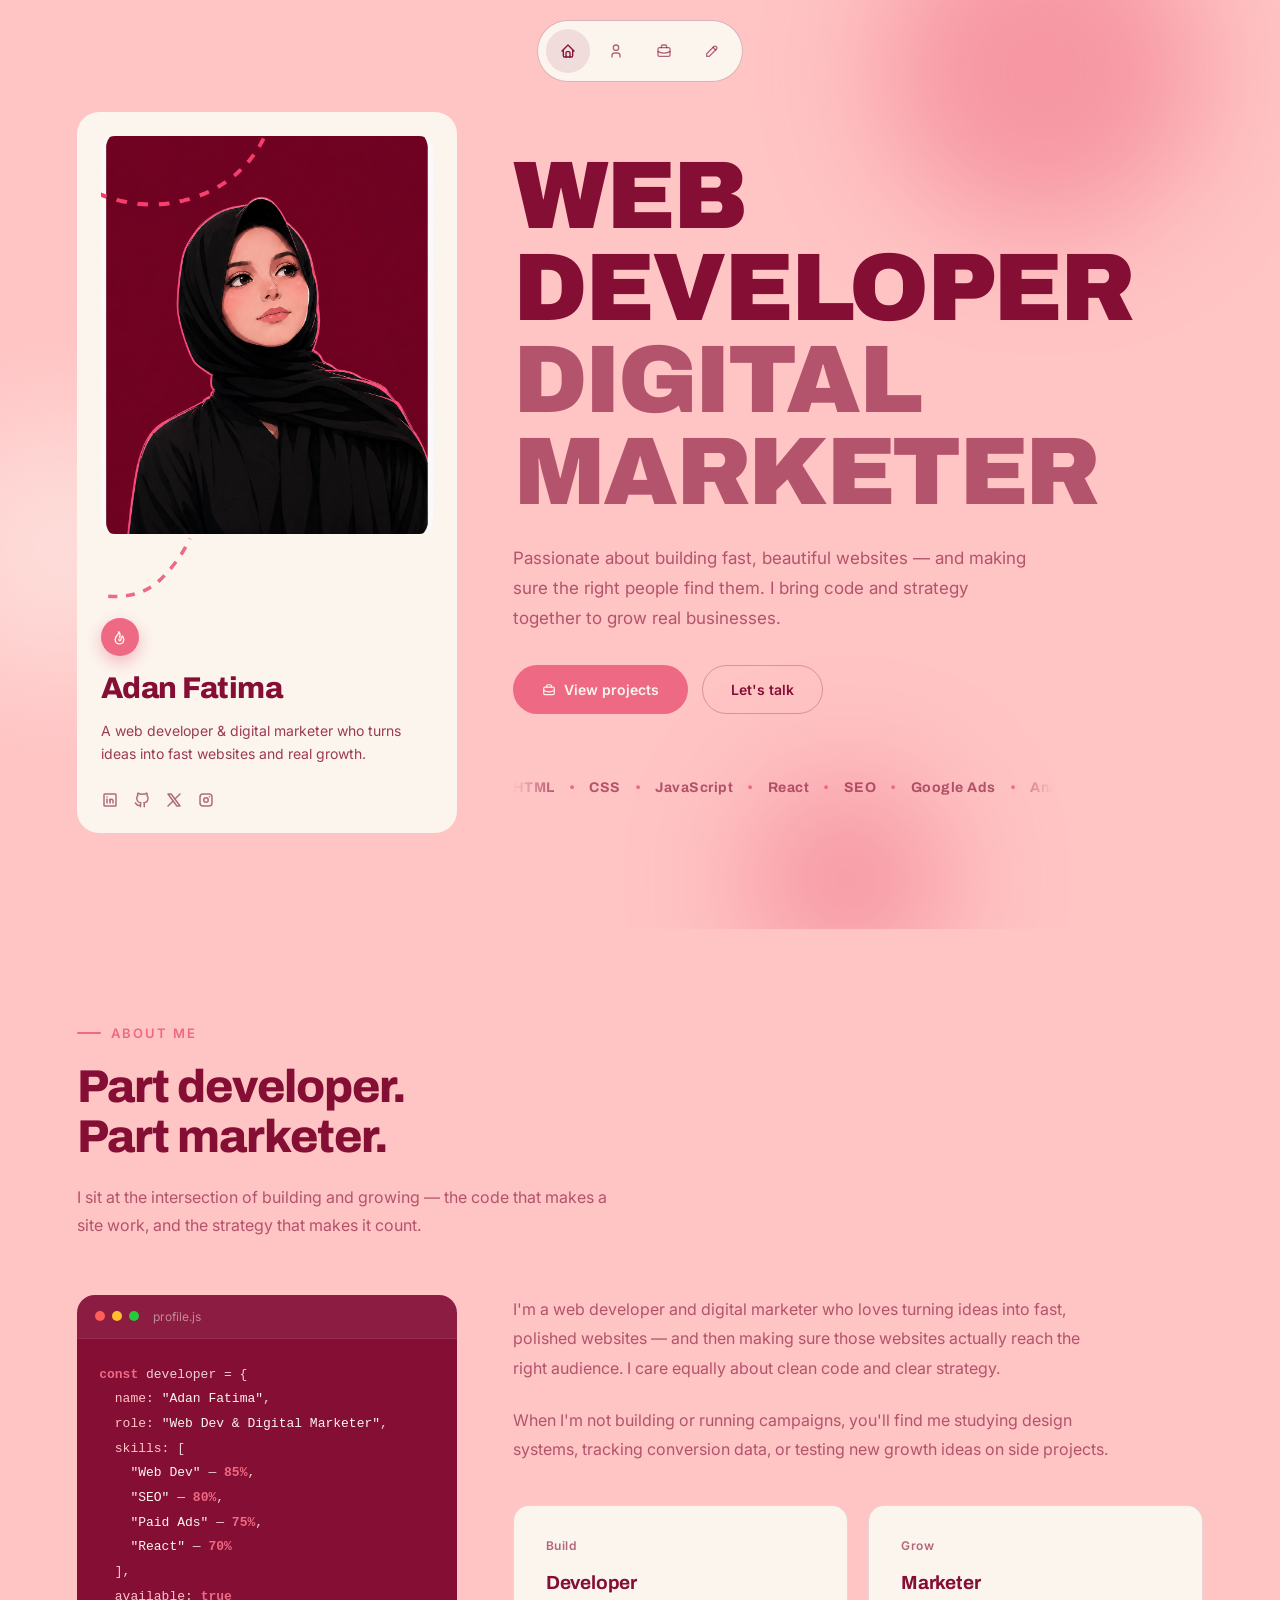
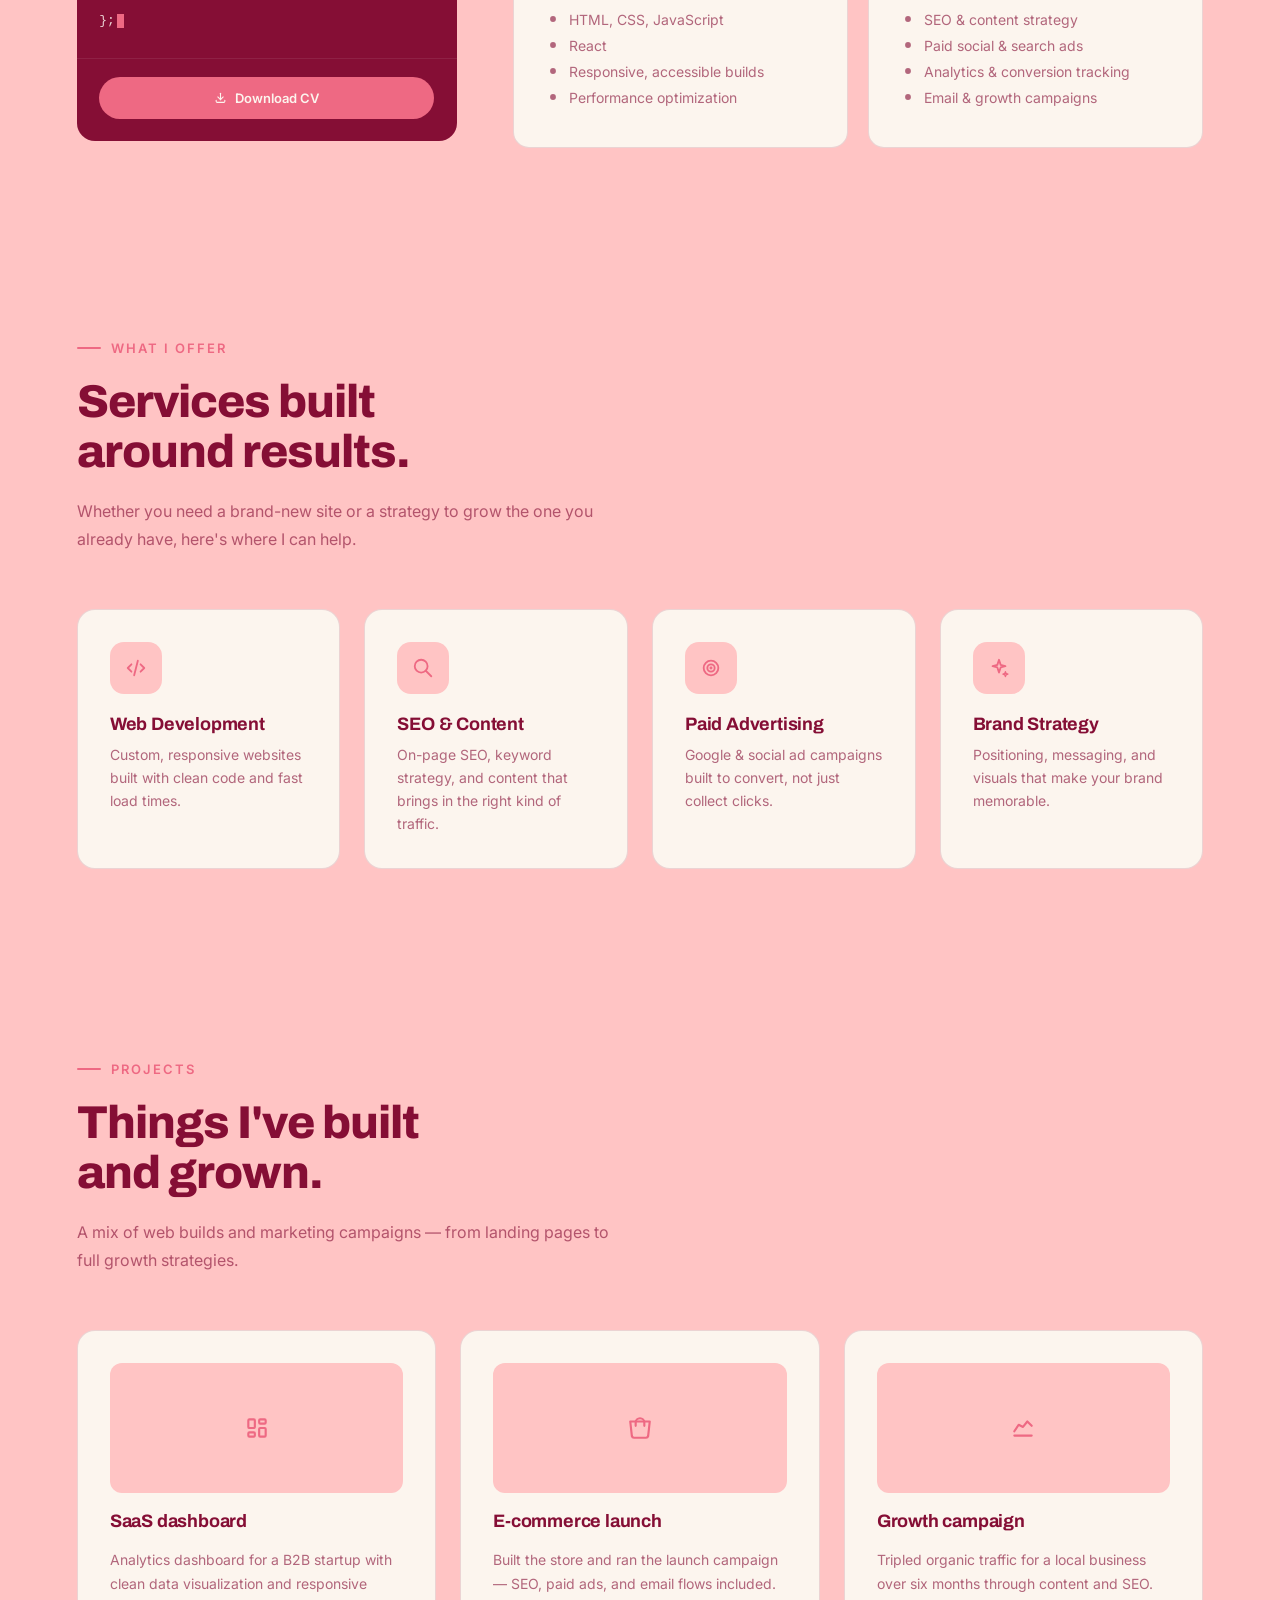
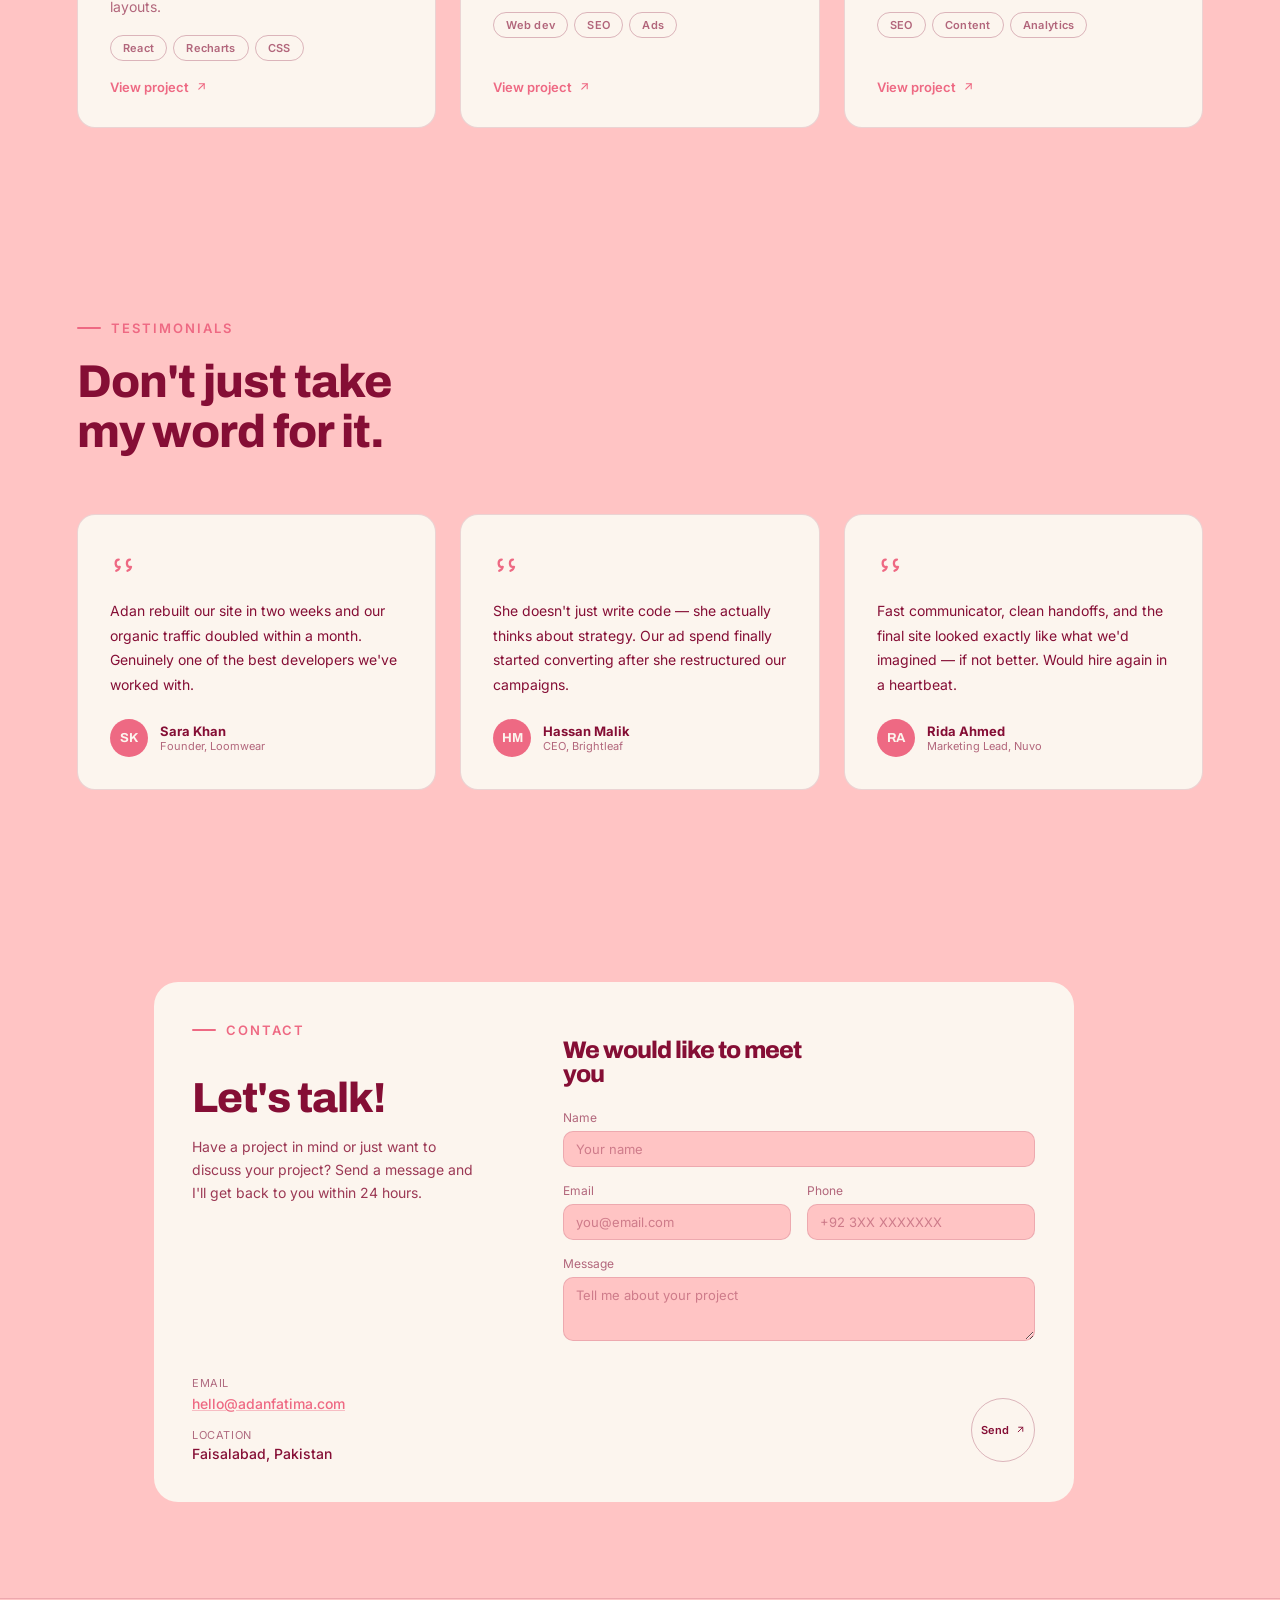
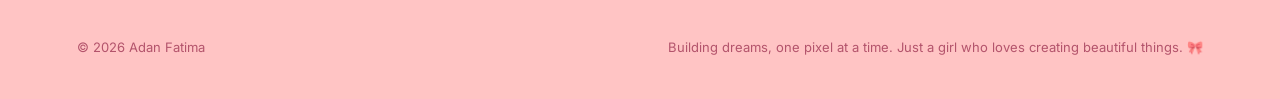
<file: index.html>
<!DOCTYPE html>
<html lang="en">
<head>
<meta charset="UTF-8">
<meta name="viewport" content="width=device-width, initial-scale=1.0">
<title>Adan Fatima | Portfolio</title>
<link rel="preconnect" href="https://fonts.googleapis.com">
<link rel="preconnect" href="https://fonts.gstatic.com" crossorigin>
<link href="https://fonts.googleapis.com/css2?family=Archivo:wght@500;700;800;900&family=Inter:wght@400;500;600;700&display=swap" rel="stylesheet">
<style>
  :root {
    --bg: #FFC4C4;
    --surface: #FCF5EE;
    --surface-2: #FFC4C4;
    --line: rgba(133,14,53,0.15);
    --line-strong: rgba(133,14,53,0.28);
    --ink: #850E35;
    --ink-dim: rgba(133,14,53,0.18);
    --ink-soft: rgba(133,14,53,0.62);
    --white: #FCF5EE;
    --black: #850E35;
    --orange: #EE6983;
    --display: 'Archivo', sans-serif;
    --body: 'Inter', sans-serif;
  }
  * { margin: 0; padding: 0; box-sizing: border-box; }
  html { scroll-behavior: smooth; }
  body { background: var(--bg); color: var(--ink); font-family: var(--body); overflow-x: hidden; }
  a { text-decoration: none; color: inherit; }
  ul { list-style: none; }
  ::selection { background: var(--orange); color: var(--white); }
  img { max-width: 100%; display: block; }
  .icon { width: 1em; height: 1em; vertical-align: -0.125em; }

  /* ---------- NAVBAR (home page only, icon-only, slides down) -------- */
  .navbar {
    position: fixed; top: 0; left: 0; right: 0; z-index: 100;
    display: flex; flex-direction: column; align-items: center; gap: 10px;
    padding: 20px 0;
    transform: translateY(-140%);
    transition: transform 0.2s ease;
  }
  .navbar.visible { transform: translateY(0); }
  .nav-inner {
    display: flex; align-items: center; gap: 4px;
    background: var(--surface);
    border: 1px solid var(--line-strong);
    border-radius: 100px; padding: 8px;
  }
  .nav-icon {
    position: relative; width: 44px; height: 44px;
    display: flex; align-items: center; justify-content: center;
    border-radius: 50%; color: var(--ink-soft); cursor: pointer;
    transition: background 0.25s, color 0.25s;
  }
  .nav-icon i { font-size: 19px; }
  .nav-icon:hover,
  .nav-icon.active{
    background: rgba(133,14,53,0.1);
    color: var(--black);
  } 
  .nav-tooltip {
    position: absolute;
    top: calc(100% + 10px);
    left: 50%;
    transform: translateX(-50%) translateY(-4px);
    background: var(--surface);
    color: var(--black);
    border: 1px solid var(--line-strong);
    font-family: var(--body); font-size: 11px; font-weight: 600;
    white-space: nowrap;
    padding: 6px 13px;
    border-radius: 6px;
    opacity: 0;
    visibility: hidden;
    pointer-events: none;
    transition: opacity 0.25s cubic-bezier(0.16,1,0.3,1), transform 0.25s cubic-bezier(0.16,1,0.3,1), visibility 0.25s;
    box-shadow: 0 10px 22px rgba(133,14,53,0.18);
    z-index: 5;
  }
  .nav-icon:hover .nav-tooltip {
    opacity: 1;
    visibility: visible;
    transform: translateX(-50%) translateY(0);
  }
  @media (hover: none) {
    .nav-tooltip { display: none; }
  }
  .scroll-progress {
    position: fixed; top: 0; left: 0; height: 3px; width: 0%;
    background: var(--orange); z-index: 150;
    transition: width 0.1s linear;
  }

  /* ---------- REVEAL ---------- */
  .reveal { opacity: 0; transform: translateY(32px); transition: opacity 0.8s cubic-bezier(0.16,1,0.3,1), transform 0.8s cubic-bezier(0.16,1,0.3,1); }
  .reveal.in-view { opacity: 1; transform: translateY(0); }
  .reveal-stagger > * { opacity: 0; transform: translateY(26px); transition: opacity 0.7s cubic-bezier(0.16,1,0.3,1), transform 0.7s cubic-bezier(0.16,1,0.3,1); }
  .reveal-stagger.in-view > * { opacity: 1; transform: translateY(0); }
  .reveal-stagger > *:nth-child(1){transition-delay:.05s} .reveal-stagger > *:nth-child(2){transition-delay:.15s}
  .reveal-stagger > *:nth-child(3){transition-delay:.25s} .reveal-stagger > *:nth-child(4){transition-delay:.35s}

  section { padding: 6rem 6vw; position: relative; z-index: 2; }
  @media (max-width: 768px) { section { padding: 4rem 6vw; } }

  /* ---------- HERO ---------- */
  .hero {
    min-height: 100vh; display: grid; grid-template-columns: 380px 1fr;
    gap: 3.5rem; align-items: center; padding-top: 7rem;
    overflow: hidden;
  }
  .blob {
    position: absolute;
    border-radius: 50%;
    filter: blur(60px);
    opacity: 0.5;
    z-index: 0;
    pointer-events: none;
    animation: blobFloat 16s ease-in-out infinite;
  }
  .blob-1 { width: 320px; height: 320px; background: var(--orange); top: -90px; right: 6%; animation-duration: 17s; }
  .blob-2 { width: 260px; height: 260px; background: var(--surface); top: 45%; left: -70px; animation-duration: 21s; animation-delay: -5s; }
  .blob-3 { width: 200px; height: 200px; background: var(--orange); bottom: -50px; right: 26%; animation-duration: 19s; animation-delay: -9s; }
  @keyframes blobFloat {
    0%, 100% { transform: translate(0,0) scale(1); }
    33% { transform: translate(26px, -34px) scale(1.08); }
    66% { transform: translate(-22px, 22px) scale(0.95); }
  }
  .id-card {
    background: var(--white); color: var(--black);
    border-radius: 22px; padding: 1.5rem;
    position: relative; z-index: 1;
  }
  .hero-content { position: relative; z-index: 1; }
  .id-photo {
    width: 100%; aspect-ratio: 3/3.6;
    border-radius: 14px; overflow: hidden;
    background: white;
    position: relative;
    display: flex; align-items: flex-end; justify-content: center;
  }
  .id-photo img { width: 100%; height: 100%; object-fit: cover; transition: transform 0.6s cubic-bezier(0.16,1,0.3,1); }
  .id-card:hover .id-photo img { transform: scale(1.06); }
  .id-photo .photo-placeholder {
    color: rgba(255,255,255,0.85); font-size: 13px; font-family: var(--body);
    padding-bottom: 1rem; text-align: center;
  }
  .id-divider-row { display: flex; align-items: center; gap: 3px;  margin-top: 1.2rem; height: 40px; }
  .dashed-arrow { width: 130px; height: 80px; flex-shrink: 0; }
  /* .dashed-arrow path { fill: none; stroke: var(--orange); stroke-width: 2.4; stroke-dasharray: 6 7; stroke-linecap: round; } */
  .dashed-arrow path{
    fill:none;
    stroke:var(--orange);
    stroke-width:4;
    stroke-dasharray:10 10;
}
  .flame-badge {
    width: 38px; height: 38px; border-radius: 50%; flex-shrink: 0;
    background: var(--orange); color: var(--white);
    display: flex; align-items:center ; justify-content: center;
    font-size: 17px; box-shadow: 0 6px 16px rgba(238,105,131,0.45);
    animation: flamePulse 2.4s ease-in-out infinite;
  }
  @keyframes flamePulse {
    0%, 100% { box-shadow: 0 6px 16px rgba(238,105,131,0.45); transform: scale(1); }
    50% { box-shadow: 0 8px 26px rgba(238,105,131,0.75); transform: scale(1.08); }
  }
  .id-name { font-family: var(--display); font-weight: 800; font-size: 30px; letter-spacing: -0.5px; margin-top: 1rem; }
  .id-tagline { font-size: 14px; color: #9c3955; line-height: 1.6; margin-top: 1rem; }
  .id-bottom { display: flex; align-items: center; justify-content: space-between; margin-top: 1.6rem; flex-wrap: wrap; gap: 12px; }
  .video-pill {
    display: flex; align-items: center; gap: 8px;
    background: var(--orange); color: var(--white);
    font-size: 12px; font-weight: 700; letter-spacing: 0.2px;
    padding: 10px 16px; border-radius: 100px;
    transition: transform 0.25s;
  }
  .video-pill:hover { transform: translateY(-2px); }
  .social-row { display: flex; gap: 14px; align-items: center; }
  .social-row a { color: #b06b80; font-size: 18px; transition: color 0.25s, transform 0.25s; display: inline-flex; }
  .social-row a:hover { color: var(--orange); transform: translateY(-3px) scale(1.15); }

  .hero-content { display: flex; flex-direction: column; gap: 1.6rem; }
  .hero-headline {
    font-family: var(--display); font-weight: 900; text-transform: uppercase;
    font-size: clamp(42px, 7.5vw, 96px); line-height: 0.96; letter-spacing: -2.5px;
  }
  .hero-headline .line { display: block; overflow: hidden; }
  .hero-headline .line span { display: block; transform: translateY(110%); transition: transform 0.9s cubic-bezier(0.16,1,0.3,1); }
  .hero-headline.in-view .line span { transform: translateY(0); }
  .hero-headline .line:nth-child(1) span { transition-delay: 0.1s; }
  .hero-headline .line:nth-child(2) span { transition-delay: 0.22s; }
  .hero-headline .line:nth-child(1) { color: var(--ink); }
  .hero-headline .line:nth-child(2) { color: var(--ink-soft); }

  .hero-desc { font-size: 17px; color: var(--ink-soft); max-width: 520px; line-height: 1.75; }

  .hero-actions { display: flex; gap: 14px; flex-wrap: wrap; margin-top: 0.4rem; }
  .btn {
    font-family: var(--body); font-weight: 600; font-size: 14px; padding: 15px 28px;
    border-radius: 100px; cursor: pointer; display: inline-flex; align-items: center; gap: 8px;
    transition: transform 0.3s cubic-bezier(0.16,1,0.3,1), box-shadow 0.3s, color 0.3s, border-color 0.3s;
    border: 1px solid transparent;
  }
  .btn-primary { background: var(--orange); color: var(--white); position: relative; overflow: hidden; }
  .btn-primary:hover { transform: translateY(-3px); box-shadow: 0 16px 32px rgba(238,105,131,0.3); }
  .btn-primary::after {
    content: '';
    position: absolute; top: 0; left: -60%; width: 50%; height: 100%;
    background: linear-gradient(120deg, transparent, rgba(255,255,255,0.55), transparent);
    transform: skewX(-20deg);
    transition: left 0.6s ease;
  }
  .btn-primary:hover::after { left: 130%; }
  .btn-secondary { background: transparent; color: var(--ink); border-color: var(--line-strong); }
  .btn-secondary:hover { transform: translateY(-3px); border-color: var(--orange); color: var(--orange); }

  .hero-marquee {
    margin-top: 2.5rem; max-width: 540px; overflow: hidden;
    -webkit-mask-image: linear-gradient(90deg, transparent, black 8%, black 92%, transparent);
    mask-image: linear-gradient(90deg, transparent, black 8%, black 92%, transparent);
  }
  .marquee-track {
    display: flex; align-items: center; gap: 14px; white-space: nowrap; width: max-content;
    animation: marqueeScroll 16s linear infinite;
    font-family: var(--display); font-weight: 700; font-size: 14px; letter-spacing: 0.5px;
    color: var(--ink-soft);
  }
  .marquee-track .dot { color: var(--orange); }
  @keyframes marqueeScroll {
    from { transform: translateX(0); }
    to { transform: translateX(-50%); }
  }

  /* ---------- HERO RESPONSIVE FIX ---------- */
  .id-card,
  .hero-content { min-width: 0; }

  @media (max-width: 980px) {
    .hero {
      grid-template-columns: minmax(0, 1fr);
      gap: 2.5rem;
      min-height: auto;
    }
    .id-card {
      width: 100%;
      max-width: 420px;
      margin: 0 auto;
    }
    .hero-marquee { max-width: 100%; }
  }

  @media (max-width: 600px) {
    .hero { padding-top: 6.5rem; }
    .hero-headline {
      font-size: clamp(30px, 10vw, 48px);
      letter-spacing: -1px;
    }
    .hero-desc { font-size: 15px; }
    .btn { padding: 13px 22px; }
  }

  /* ---------- SECTION LABELS ---------- */
  .eyebrow { font-size: 13px; font-weight: 600; letter-spacing: 2px; text-transform: uppercase; color: var(--orange); margin-bottom: 1.4rem; display: flex; align-items: center; gap: 10px; }
  .eyebrow::before { content: ''; width: 24px; height: 2px; background: var(--orange); border-radius: 2px; }
  .section-title { font-family: var(--display); font-weight: 800; font-size: clamp(28px, 4vw, 46px); letter-spacing: -1px; line-height: 1.08; margin-bottom: 1.25rem; max-width: 760px; }
  .section-sub { font-size: 16px; color: var(--ink-soft); max-width: 540px; line-height: 1.75; }

  /* ---------- ABOUT (kept as-it-is) ---------- */
  .about-grid { display: grid; grid-template-columns: 380px 1fr; gap: 3.5rem; margin-top: 3.5rem; align-items: start; }
  @media (max-width: 920px) { .about-grid { grid-template-columns: 1fr; } }

  .about-main p { font-size: 16px; color: var(--ink-soft); line-height: 1.85; margin-bottom: 1.4rem; max-width: 600px; }

  .split-cards { display: grid; grid-template-columns: 1fr 1fr; gap: 1.25rem; margin-top: 2.5rem; }
  @media (max-width: 560px) { .split-cards { grid-template-columns: 1fr; } }
  .split-card { background: var(--surface); border: 1px solid var(--line); border-radius: 16px; padding: 2rem; transition: transform 0.35s cubic-bezier(0.16,1,0.3,1), border-color 0.35s; }
  .split-card:hover { transform: translateY(-6px); border-color: var(--orange); }
  .split-card .tag-num { font-size: 12px; color: var(--ink-soft); margin-bottom: 1.2rem; font-weight: 600; letter-spacing: 0.5px; }
  .split-card h3 { font-family: var(--display); font-weight: 700; font-size: 19px; letter-spacing: -0.2px; margin-bottom: 1.1rem; }
  .split-card li { font-size: 14px; color: var(--ink-soft); display: flex; align-items: center; gap: 9px; margin-bottom: 9px; }
  .split-card li i { font-size: 13px; color: var(--orange); }

  .side-card {
    background: var(--black); color: var(--white); border-radius: 18px;
    overflow: hidden; position: sticky; top: 7rem;
  }
  @media (max-width: 920px) { .side-card { position: static; } }
  .code-header {
    display: flex; align-items: center; gap: 7px;
    padding: 14px 18px; background: rgba(255,255,255,0.06);
    border-bottom: 1px solid rgba(255,255,255,0.08);
  }
  .code-dot { width: 10px; height: 10px; border-radius: 50%; }
  .dot-red { background: #ff5f56; }
  .dot-yellow { background: #ffbd2e; }
  .dot-green { background: #27c93f; }
  .code-filename { margin-left: 7px; font-size: 12px; color: rgba(252,245,238,0.5); font-family: var(--body); }
  .code-body {
    padding: 1.5rem 1.4rem; font-family: 'Courier New', monospace; font-size: 13px;
    line-height: 1.9; color: rgba(252,245,238,0.85); overflow-x: auto; white-space: pre;
  }
  .c-kw { color: var(--orange); font-weight: 700; }
  .c-key { color: #FFC4C4; }
  .c-str { color: #FCF5EE; }
  .c-num { color: var(--orange); font-weight: 700; }
  .c-bool { color: var(--orange); font-weight: 700; }
  .code-cursor {
    display: inline-block; width: 7px; height: 14px; background: var(--orange);
    margin-left: 2px; vertical-align: middle; animation: blinkCursor 1s steps(1) infinite;
  }
  @keyframes blinkCursor { 50% { opacity: 0; } }
  .code-footer { padding: 1.1rem 1.4rem 1.4rem; border-top: 1px solid rgba(255,255,255,0.08); }
  .side-cta { display: flex; align-items: center; justify-content: center; gap: 8px; width: 100%; padding: 13px; border-radius: 100px; background: var(--orange); color: var(--white); font-size: 13px; font-weight: 600; cursor: pointer; transition: transform 0.3s, box-shadow 0.3s; }
  .side-cta:hover { transform: translateY(-2px); box-shadow: 0 14px 28px rgba(238,105,131,0.35); }

  /* ---------- PROJECTS ---------- */
  .projects-grid { display: grid; grid-template-columns: repeat(auto-fit, minmax(300px, 1fr)); gap: 1.5rem; margin-top: 3.5rem; }
  .project-card {
    background: var(--surface); border: 1px solid var(--line); border-radius: 18px; padding: 2rem;
    display: flex; flex-direction: column; gap: 1.1rem; cursor: pointer;
    transition: transform 0.4s cubic-bezier(0.16,1,0.3,1), border-color 0.4s;
  }
  .project-card:hover { transform: translateY(-8px); border-color: var(--orange); }
  .project-thumb { height: 130px; border-radius: 12px; display: flex; align-items: center; justify-content: center; font-size: 26px; background: var(--surface-2); color: var(--orange); position: relative; overflow: hidden; transition: transform 0.45s cubic-bezier(0.16,1,0.3,1); }
  .project-card:hover .project-thumb { transform: scale(1.04); }
  .project-thumb::after {
    content: '';
    position: absolute; top: 0; left: -60%; width: 50%; height: 100%;
    background: linear-gradient(120deg, transparent, rgba(255,255,255,0.55), transparent);
    transform: skewX(-20deg);
    transition: left 0.6s ease;
  }
  .project-card:hover .project-thumb::after { left: 130%; }
  .project-card h3 { font-family: var(--display); font-weight: 700; font-size: 18px; letter-spacing: -0.2px; }
  .project-card p { font-size: 14px; color: var(--ink-soft); line-height: 1.65; }
  .project-tags { display: flex; flex-wrap: wrap; gap: 6px; }
  .tag { font-size: 11px; font-weight: 600; letter-spacing: 0.3px; padding: 5px 12px; border-radius: 100px; border: 1px solid var(--line-strong); color: var(--ink-soft); }
  .project-link { font-size: 13px; font-weight: 600; color: var(--orange); display: flex; align-items: center; gap: 6px; margin-top: auto; }
  .project-link i { font-size: 14px; transition: transform 0.3s; }
  .project-card:hover .project-link i { transform: translate(4px, -4px); }

  /* ---------- SERVICES ---------- */
  .services-grid { display: grid; grid-template-columns: repeat(auto-fit, minmax(220px, 1fr)); gap: 1.5rem; margin-top: 3.5rem; }
  .service-card {
    background: var(--surface); border: 1px solid var(--line); border-radius: 18px; padding: 2rem;
    transition: transform 0.4s cubic-bezier(0.16,1,0.3,1), border-color 0.4s;
  }
  .service-card:hover { transform: translateY(-8px); border-color: var(--orange); }
  .service-icon {
    width: 52px; height: 52px; border-radius: 14px; background: var(--surface-2); color: var(--orange);
    display: flex; align-items: center; justify-content: center; font-size: 22px; margin-bottom: 1.2rem;
    transition: transform 0.4s cubic-bezier(0.16,1,0.3,1);
  }
  .service-card:hover .service-icon { transform: rotate(-6deg) scale(1.08); }
  .service-card h3 { font-family: var(--display); font-weight: 700; font-size: 18px; letter-spacing: -0.2px; margin-bottom: 0.6rem; }
  .service-card p { font-size: 14px; color: var(--ink-soft); line-height: 1.65; }

  /* ---------- TESTIMONIALS ---------- */
  .testimonial-grid { display: grid; grid-template-columns: repeat(auto-fit, minmax(280px, 1fr)); gap: 1.5rem; margin-top: 3.5rem; }
  .testimonial-card {
    background: var(--surface); border: 1px solid var(--line); border-radius: 18px; padding: 2rem;
    display: flex; flex-direction: column; gap: 1.4rem;
    transition: transform 0.4s cubic-bezier(0.16,1,0.3,1), border-color 0.4s;
  }
  .testimonial-card:hover { transform: translateY(-6px); border-color: var(--orange); }
  .t-quote-icon { color: var(--orange); width: 30px; height: 30px; }
  .t-quote { font-size: 14px; line-height: 1.75; color: var(--ink); }
  .t-author { display: flex; align-items: center; gap: 12px; margin-top: auto; }
  .t-avatar {
    width: 38px; height: 38px; border-radius: 50%; background: var(--orange); color: var(--white);
    display: flex; align-items: center; justify-content: center; font-family: var(--display);
    font-weight: 700; font-size: 13px; flex-shrink: 0;
  }
  .t-name { font-size: 13px; font-weight: 700; color: var(--black); }
  .t-role { font-size: 11px; color: var(--ink-soft); }

  /* ---------- CONTACT — split panel, reference-inspired ---------- */
  .work-section {
    display: grid;
    grid-template-columns: 1fr 1fr;
    border-radius: 24px;
    overflow: hidden;
    margin: 0 6vw 6rem;
    max-width: 920px;
  }
  @media (max-width: 860px) { .work-section { grid-template-columns: 1fr; margin: 0 4vw 4rem; max-width: none; } }

  .contact-panel { padding: 2.5rem clamp(1.5rem, 3vw, 2.5rem); display: flex; flex-direction: column; }
  .contact-left { background: var(--white); color: var(--black); }
  .contact-right { background: var(--surface); color: var(--ink); justify-content: center; }

  .contact-heading {
    font-family: var(--display); font-weight: 800; letter-spacing: -1px;
    font-size: clamp(30px, 4vw, 42px); line-height: 1; margin: 1rem 0 1rem;
  }
  .contact-left p.contact-desc { font-size: 14px; color: #9c3955; line-height: 1.65; max-width: 320px; margin-bottom: 1.6rem; }

  .contact-info { display: flex; flex-direction: column; gap: 0.9rem; margin-top: auto; }
  .contact-info .ci-label { font-size: 11px; text-transform: uppercase; letter-spacing: 0.6px; color: #b06b80; margin-bottom: 3px; }
  .contact-info .ci-value { font-size: 14px; font-weight: 500; color: var(--black); }
  .contact-info a.ci-value { color: var(--orange); text-decoration: underline; text-decoration-color: rgba(238,105,131,0.4); }

  .contact-right .contact-heading { font-size: clamp(20px, 2.4vw, 24px); margin-bottom: 1.5rem; max-width: 280px; }

  .contact-form { display: flex; flex-direction: column; gap: 1rem; }
  .contact-form .form-row { display: grid; grid-template-columns: 1fr 1fr; gap: 1rem; }
  @media (max-width: 480px) { .contact-form .form-row { grid-template-columns: 1fr; } }
  .contact-form .form-group { display: flex; flex-direction: column; gap: 6px; }
  .contact-form label { font-size: 12px; color: var(--ink-soft); }
  .contact-form input, .contact-form textarea {
    background: var(--surface-2); border: 1px solid var(--line); border-radius: 10px;
    padding: 9px 12px; color: var(--ink); font-family: var(--body); font-size: 13px; outline: none;
    transition: border-color 0.25s;
  }
  .contact-form input::placeholder, .contact-form textarea::placeholder { color: rgba(133,14,53,0.4); }
  .contact-form input:focus, .contact-form textarea:focus { border-color: var(--orange); }
  .contact-form textarea { resize: vertical; min-height: 64px; }

  .send-row { display: flex; justify-content: flex-end; margin-top: 0.4rem; }
  .send-circle {
    width: 64px; height: 64px; border-radius: 50%;
    border: 1px solid var(--line-strong); background: transparent; color: var(--ink);
    font-family: var(--body); font-weight: 600; font-size: 11px; cursor: pointer;
    display: flex; align-items: center; justify-content: center; gap: 3px;
    transition: transform 0.3s cubic-bezier(0.16,1,0.3,1), background 0.3s, color 0.3s, border-color 0.3s;
  }
  .send-circle:hover { background: var(--orange); border-color: var(--orange); color: var(--white); transform: scale(1.05); }

  footer { padding: 2.5rem 6vw; display: flex; justify-content: space-between; align-items: center; font-size: 13px; color: var(--ink-soft); border-top: 1px solid var(--line); flex-wrap: wrap; gap: 8px; position: relative; z-index: 2; }

.form-status { font-size: 13px; font-weight: 600; min-height: 18px; margin: 0; }
.form-status.success { color: #1f8a4c; }
.form-status.error { color: #c0243d; }
.send-circle:disabled { opacity: 0.6; cursor: not-allowed; }
</style>
</head>
<body>
<svg style="display:none">
<defs>
<symbol id="icon-home" viewBox="0 0 24 24"><path d="M5 12l-2 0l9 -9l9 9l-2 0" fill="none" stroke="currentColor" stroke-width="2" stroke-linecap="round" stroke-linejoin="round"/><path d="M5 12v7a2 2 0 0 0 2 2h10a2 2 0 0 0 2 -2v-7" fill="none" stroke="currentColor" stroke-width="2" stroke-linecap="round" stroke-linejoin="round"/><path d="M9 21v-6a2 2 0 0 1 2 -2h2a2 2 0 0 1 2 2v6" fill="none" stroke="currentColor" stroke-width="2" stroke-linecap="round" stroke-linejoin="round"/></symbol>
<symbol id="icon-user" viewBox="0 0 24 24"><path d="M8 7a4 4 0 1 0 8 0a4 4 0 0 0 -8 0" fill="none" stroke="currentColor" stroke-width="2" stroke-linecap="round" stroke-linejoin="round"/><path d="M6 21v-2a4 4 0 0 1 4 -4h4a4 4 0 0 1 4 4v2" fill="none" stroke="currentColor" stroke-width="2" stroke-linecap="round" stroke-linejoin="round"/></symbol>
<symbol id="icon-briefcase" viewBox="0 0 24 24"><rect x="3" y="7" width="18" height="13" rx="2" fill="none" stroke="currentColor" stroke-width="2" stroke-linecap="round" stroke-linejoin="round"/><path d="M8 7v-2a2 2 0 0 1 2 -2h4a2 2 0 0 1 2 2v2" fill="none" stroke="currentColor" stroke-width="2" stroke-linecap="round" stroke-linejoin="round"/><path d="M3 13a20 20 0 0 0 18 0" fill="none" stroke="currentColor" stroke-width="2" stroke-linecap="round" stroke-linejoin="round"/></symbol>
<symbol id="icon-pencil" viewBox="0 0 24 24"><path d="M4 20h4l10.5 -10.5a2.828 2.828 0 1 0 -4 -4l-10.5 10.5v4" fill="none" stroke="currentColor" stroke-width="2" stroke-linecap="round" stroke-linejoin="round"/><path d="M13.5 6.5l4 4" fill="none" stroke="currentColor" stroke-width="2" stroke-linecap="round" stroke-linejoin="round"/></symbol>
<symbol id="icon-flame" viewBox="0 0 24 24"><path d="M12 12c2 -2.96 0 -7 -1 -8c0 3.038 -1.773 4.741 -3 6c-1.226 1.26 -2 3.24 -2 5a6 6 0 1 0 12 0c0 -1.532 -1.056 -3.94 -2 -5c-1.426 1.689 -1.946 3.392 -2 5c-.044 1.305 -1.412 2.005 -2.5 1c-.4 -.37 -.5 -1 -.5 -1.5" fill="none" stroke="currentColor" stroke-width="2" stroke-linecap="round" stroke-linejoin="round"/></symbol>
<symbol id="icon-play" viewBox="0 0 24 24"><path d="M7 4v16l13 -8z" fill="currentColor"/></symbol>
<symbol id="icon-linkedin" viewBox="0 0 24 24"><path d="M4 4m0 1a1 1 0 0 1 1 -1h14a1 1 0 0 1 1 1v14a1 1 0 0 1 -1 1h-14a1 1 0 0 1 -1 -1z" fill="none" stroke="currentColor" stroke-width="2" stroke-linecap="round" stroke-linejoin="round"/><path d="M8 11v5" fill="none" stroke="currentColor" stroke-width="2" stroke-linecap="round" stroke-linejoin="round"/><path d="M8 8v.01" fill="none" stroke="currentColor" stroke-width="2" stroke-linecap="round" stroke-linejoin="round"/><path d="M12 16v-5" fill="none" stroke="currentColor" stroke-width="2" stroke-linecap="round" stroke-linejoin="round"/><path d="M16 16v-3a2 2 0 1 0 -4 0" fill="none" stroke="currentColor" stroke-width="2" stroke-linecap="round" stroke-linejoin="round"/></symbol>
<symbol id="icon-github" viewBox="0 0 24 24"><path d="M9 19c-4.3 1.4 -4.3 -2.5 -6 -3m12 5v-3.5c0 -1 .1 -1.4 -.5 -2c2.8 -.3 5.5 -1.4 5.5 -6a4.6 4.6 0 0 0 -1.3 -3.2a4.2 4.2 0 0 0 -.1 -3.2s-1.4 -.4 -3.1 1.3a12.3 12.3 0 0 0 -6 0c-1.7 -1.7 -3.1 -1.3 -3.1 -1.3a4.2 4.2 0 0 0 -.1 3.2a4.6 4.6 0 0 0 -1.3 3.2c0 4.6 2.7 5.7 5.5 6c-.6 .6 -.6 1.2 -.5 2v3.5" fill="none" stroke="currentColor" stroke-width="2" stroke-linecap="round" stroke-linejoin="round"/></symbol>
<symbol id="icon-x" viewBox="0 0 24 24"><path d="M4 4l11.733 16h4.267l-11.733 -16z" fill="none" stroke="currentColor" stroke-width="2" stroke-linecap="round" stroke-linejoin="round"/><path d="M4 20l6.768 -6.768m2.46 -2.46l6.772 -6.772" fill="none" stroke="currentColor" stroke-width="2" stroke-linecap="round" stroke-linejoin="round"/></symbol>
<symbol id="icon-instagram" viewBox="0 0 24 24"><rect x="4" y="4" width="16" height="16" rx="4" fill="none" stroke="currentColor" stroke-width="2" stroke-linecap="round" stroke-linejoin="round"/><circle cx="12" cy="12" r="3" fill="none" stroke="currentColor" stroke-width="2" stroke-linecap="round" stroke-linejoin="round"/><path d="M16.5 7.5v.01" fill="none" stroke="currentColor" stroke-width="2" stroke-linecap="round" stroke-linejoin="round"/></symbol>
<symbol id="icon-dot" viewBox="0 0 24 24"><circle cx="12" cy="12" r="5" fill="currentColor"/></symbol>
<symbol id="icon-dashboard" viewBox="0 0 24 24"><rect x="4" y="4" width="6" height="8" rx="1" fill="none" stroke="currentColor" stroke-width="2" stroke-linecap="round" stroke-linejoin="round"/><rect x="14" y="4" width="6" height="4" rx="1" fill="none" stroke="currentColor" stroke-width="2" stroke-linecap="round" stroke-linejoin="round"/><rect x="14" y="12" width="6" height="8" rx="1" fill="none" stroke="currentColor" stroke-width="2" stroke-linecap="round" stroke-linejoin="round"/><rect x="4" y="16" width="6" height="4" rx="1" fill="none" stroke="currentColor" stroke-width="2" stroke-linecap="round" stroke-linejoin="round"/></symbol>
<symbol id="icon-bag" viewBox="0 0 24 24"><path d="M3 6h18l-1.5 13.5a2 2 0 0 1 -2 1.5h-11a2 2 0 0 1 -2 -1.5z" fill="none" stroke="currentColor" stroke-width="2" stroke-linecap="round" stroke-linejoin="round"/><path d="M8 10v-3a4 4 0 1 1 8 0v3" fill="none" stroke="currentColor" stroke-width="2" stroke-linecap="round" stroke-linejoin="round"/></symbol>
<symbol id="icon-chart" viewBox="0 0 24 24"><path d="M4 19h16" fill="none" stroke="currentColor" stroke-width="2" stroke-linecap="round" stroke-linejoin="round"/><path d="M4 15l4 -6l4 2l4 -5l4 4" fill="none" stroke="currentColor" stroke-width="2" stroke-linecap="round" stroke-linejoin="round"/></symbol>
<symbol id="icon-arrow-up-right" viewBox="0 0 24 24"><path d="M17 7l-10 10" fill="none" stroke="currentColor" stroke-width="2" stroke-linecap="round" stroke-linejoin="round"/><path d="M8 7h9v9" fill="none" stroke="currentColor" stroke-width="2" stroke-linecap="round" stroke-linejoin="round"/></symbol>
<symbol id="icon-download" viewBox="0 0 24 24"><path d="M4 17v2a2 2 0 0 0 2 2h12a2 2 0 0 0 2 -2v-2" fill="none" stroke="currentColor" stroke-width="2" stroke-linecap="round" stroke-linejoin="round"/><path d="M7 11l5 5l5 -5" fill="none" stroke="currentColor" stroke-width="2" stroke-linecap="round" stroke-linejoin="round"/><path d="M12 4v12" fill="none" stroke="currentColor" stroke-width="2" stroke-linecap="round" stroke-linejoin="round"/></symbol>
<symbol id="icon-code" viewBox="0 0 24 24"><path d="M7 8l-4 4l4 4" fill="none" stroke="currentColor" stroke-width="2" stroke-linecap="round" stroke-linejoin="round"/><path d="M17 8l4 4l-4 4" fill="none" stroke="currentColor" stroke-width="2" stroke-linecap="round" stroke-linejoin="round"/><path d="M14 4l-4 16" fill="none" stroke="currentColor" stroke-width="2" stroke-linecap="round" stroke-linejoin="round"/></symbol>
<symbol id="icon-search" viewBox="0 0 24 24"><circle cx="10" cy="10" r="7" fill="none" stroke="currentColor" stroke-width="2" stroke-linecap="round" stroke-linejoin="round"/><path d="M21 21l-6 -6" fill="none" stroke="currentColor" stroke-width="2" stroke-linecap="round" stroke-linejoin="round"/></symbol>
<symbol id="icon-target" viewBox="0 0 24 24"><circle cx="12" cy="12" r="8" fill="none" stroke="currentColor" stroke-width="2"/><circle cx="12" cy="12" r="4" fill="none" stroke="currentColor" stroke-width="2"/><circle cx="12" cy="12" r="0.6" fill="currentColor" stroke="currentColor" stroke-width="2"/></symbol>
<symbol id="icon-spark" viewBox="0 0 24 24"><path d="M12 3l1.8 5.6L19 10l-5.2 1.4L12 17l-1.8 -5.6L5 10l5.2 -1.4z" fill="none" stroke="currentColor" stroke-width="2" stroke-linecap="round" stroke-linejoin="round"/><path d="M19 16l0.7 2l2 0.7l-2 0.7l-0.7 2l-0.7 -2l-2 -0.7l2 -0.7z" fill="none" stroke="currentColor" stroke-width="1.5" stroke-linecap="round" stroke-linejoin="round"/></symbol>
<symbol id="icon-quote" viewBox="0 0 24 24"><path d="M7 10c-1.5 0 -2.5 1.2 -2.5 3c0 1.7 1 3 2.5 3c0.3 0 0.6 0 0.8 -0.1c-0.3 1.6 -1.4 2.6 -2.8 3.1" fill="none" stroke="currentColor" stroke-width="1.8" stroke-linecap="round" stroke-linejoin="round"/><path d="M16 10c-1.5 0 -2.5 1.2 -2.5 3c0 1.7 1 3 2.5 3c0.3 0 0.6 0 0.8 -0.1c-0.3 1.6 -1.4 2.6 -2.8 3.1" fill="none" stroke="currentColor" stroke-width="1.8" stroke-linecap="round" stroke-linejoin="round"/></symbol>
</defs>
</svg>

<nav class="navbar" id="navbar">
  <div class="nav-inner">
    <a href="#home" class="nav-icon active" data-target="home" data-label="Home"><svg class="icon" aria-hidden="true"><use href="#icon-home"/></svg><span class="nav-tooltip">Home</span></a>
    <a href="#about" class="nav-icon" data-target="about" data-label="About"><svg class="icon" aria-hidden="true"><use href="#icon-user"/></svg><span class="nav-tooltip">About</span></a>
    <a href="#projects" class="nav-icon" data-target="projects" data-label="Projects"><svg class="icon" aria-hidden="true"><use href="#icon-briefcase"/></svg><span class="nav-tooltip">Projects</span></a>
    <a href="#work" class="nav-icon" data-target="work" data-label="Contact"><svg class="icon" aria-hidden="true"><use href="#icon-pencil"/></svg><span class="nav-tooltip">Contact</span></a>
  </div>
</nav>
<div class="scroll-progress" id="scrollProgress"></div>

<section class="hero" id="home">
  <div class="blob blob-1"></div>
  <div class="blob blob-2"></div>
  <div class="blob blob-3"></div>
  <div class="id-card">
    <div class="id-photo">
      <img src="img .png" alt="Adan Fatima portrait" style="width:100%;height:100%;object-fit:cover;">
    </div>
      <div>
        <svg class="dashed-arrow" viewBox="0 0 130 90">
    <path d="M0,70 C25,72 45,65 60,50 C75,35 85,20 92,5"></path>
</svg>
      <div class="flame-badge"><svg class="icon" aria-hidden="true"><use href="#icon-flame"/></svg></div></div>
      
   
    <div class="id-name">Adan Fatima</div>
    <p class="id-tagline">A web developer & digital marketer who turns ideas into fast websites and real growth.</p>
    <div class="id-bottom">
      <!-- <div class="video-pill"><svg class="icon" aria-hidden="true"><use href="#icon-play"/></svg> My Work</div> -->
      <div class="social-row">
        <a href="#" aria-label="LinkedIn"><svg class="icon" aria-hidden="true"><use href="#icon-linkedin"/></svg></a>
        <a href="#" aria-label="GitHub"><svg class="icon" aria-hidden="true"><use href="#icon-github"/></svg></a>
        <a href="#" aria-label="Twitter"><svg class="icon" aria-hidden="true"><use href="#icon-x"/></svg></a>
        <a href="#" aria-label="Instagram"><svg class="icon" aria-hidden="true"><use href="#icon-instagram"/></svg></a>
      </div>
    </div>
  </div>
  <div class="hero-content">
    <h1 class="hero-headline reveal in-view">
      <span class="line"><span>Web Developer</span></span>
      <span class="line"><span>Digital Marketer</span></span>
    </h1>
    <p class="hero-desc reveal in-view">Passionate about building fast, beautiful websites — and making sure the right people find them. I bring code and strategy together to grow real businesses.</p>
    <div class="hero-actions reveal in-view">
      <a href="#projects" class="btn btn-primary"><svg class="icon" aria-hidden="true"><use href="#icon-briefcase"/></svg> View projects</a>
      <a href="#work" class="btn btn-secondary">Let's talk</a>
    </div>
    <div class="hero-marquee reveal in-view">
      <div class="marquee-track">
        <span>HTML</span><span class="dot">•</span><span>CSS</span><span class="dot">•</span><span>JavaScript</span><span class="dot">•</span><span>React</span><span class="dot">•</span><span>SEO</span><span class="dot">•</span><span>Google Ads</span><span class="dot">•</span><span>Analytics</span><span class="dot">•</span><span>Figma</span><span class="dot">•</span>
        <span>HTML</span><span class="dot">•</span><span>CSS</span><span class="dot">•</span><span>JavaScript</span><span class="dot">•</span><span>React</span><span class="dot">•</span><span>SEO</span><span class="dot">•</span><span>Google Ads</span><span class="dot">•</span><span>Analytics</span><span class="dot">•</span><span>Figma</span><span class="dot">•</span>
      </div>
    </div>
  </div>
</section>
<section id="about">
  <p class="eyebrow reveal">About me</p>
  <h2 class="section-title reveal">Part developer.<br>Part marketer.</h2>
  <p class="section-sub reveal">I sit at the intersection of building and growing — the code that makes a site work, and the strategy that makes it count.</p>
  <div class="about-grid">
    <div class="side-card reveal" id="sideCard">
      <div class="code-header">
        <span class="code-dot dot-red"></span><span class="code-dot dot-yellow"></span><span class="code-dot dot-green"></span>
        <span class="code-filename">profile.js</span>
      </div>
      <pre class="code-body"><code><span class="c-kw">const</span> developer = {
  <span class="c-key">name</span>: <span class="c-str">"Adan Fatima"</span>,
  <span class="c-key">role</span>: <span class="c-str">"Web Dev & Digital Marketer"</span>,
  <span class="c-key">skills</span>: [
    <span class="c-str">"Web Dev"</span> — <span class="c-num">85%</span>,
    <span class="c-str">"SEO"</span> — <span class="c-num">80%</span>,
    <span class="c-str">"Paid Ads"</span> — <span class="c-num">75%</span>,
    <span class="c-str">"React"</span> — <span class="c-num">70%</span>
  ],
  <span class="c-key">available</span>: <span class="c-bool">true</span>
};<span class="code-cursor"></span></code></pre>
      <div class="code-footer">
        <a class="side-cta" href="cv.html"><svg class="icon" aria-hidden="true"><use href="#icon-download"/></svg> Download CV</a>
      </div>
    </div>

    <div class="about-main">
      <p class="reveal">I'm a web developer and digital marketer who loves turning ideas into fast, polished websites — and then making sure those websites actually reach the right audience. I care equally about clean code and clear strategy.</p>
      <p class="reveal">When I'm not building or running campaigns, you'll find me studying design systems, tracking conversion data, or testing new growth ideas on side projects.</p>
      <div class="split-cards reveal-stagger">
        <div class="split-card">
          <div class="tag-num">Build</div>
          <h3>Developer</h3>
          <ul>
            <li><svg class="icon" aria-hidden="true"><use href="#icon-dot"/></svg>HTML, CSS, JavaScript</li>
            <li><svg class="icon" aria-hidden="true"><use href="#icon-dot"/></svg>React</li>
            <li><svg class="icon" aria-hidden="true"><use href="#icon-dot"/></svg>Responsive, accessible builds</li>
            <li><svg class="icon" aria-hidden="true"><use href="#icon-dot"/></svg>Performance optimization</li>
          </ul>
        </div>
        <div class="split-card">
          <div class="tag-num">Grow</div>
          <h3>Marketer</h3>
          <ul>
            <li><svg class="icon" aria-hidden="true"><use href="#icon-dot"/></svg>SEO & content strategy</li>
            <li><svg class="icon" aria-hidden="true"><use href="#icon-dot"/></svg>Paid social & search ads</li>
            <li><svg class="icon" aria-hidden="true"><use href="#icon-dot"/></svg>Analytics & conversion tracking</li>
            <li><svg class="icon" aria-hidden="true"><use href="#icon-dot"/></svg>Email & growth campaigns</li>
          </ul>
        </div>
      </div>
    </div>
  </div>
</section>
<section id="services">
  <p class="eyebrow reveal">What I Offer</p>
  <h2 class="section-title reveal">Services built<br>around results.</h2>
  <p class="section-sub reveal">Whether you need a brand-new site or a strategy to grow the one you already have, here's where I can help.</p>
  <div class="services-grid reveal-stagger">
    <div class="service-card">
      <div class="service-icon"><svg class="icon" aria-hidden="true"><use href="#icon-code"/></svg></div>
      <h3>Web Development</h3>
      <p>Custom, responsive websites built with clean code and fast load times.</p>
    </div>
    <div class="service-card">
      <div class="service-icon"><svg class="icon" aria-hidden="true"><use href="#icon-search"/></svg></div>
      <h3>SEO & Content</h3>
      <p>On-page SEO, keyword strategy, and content that brings in the right kind of traffic.</p>
    </div>
    <div class="service-card">
      <div class="service-icon"><svg class="icon" aria-hidden="true"><use href="#icon-target"/></svg></div>
      <h3>Paid Advertising</h3>
      <p>Google & social ad campaigns built to convert, not just collect clicks.</p>
    </div>
    <div class="service-card">
      <div class="service-icon"><svg class="icon" aria-hidden="true"><use href="#icon-spark"/></svg></div>
      <h3>Brand Strategy</h3>
      <p>Positioning, messaging, and visuals that make your brand memorable.</p>
    </div>
  </div>
</section>
<section id="projects">
  <p class="eyebrow reveal">Projects</p>
  <h2 class="section-title reveal">Things I've built<br>and grown.</h2>
  <p class="section-sub reveal">A mix of web builds and marketing campaigns — from landing pages to full growth strategies.</p>
  <div class="projects-grid reveal-stagger">
    <div class="project-card">
      <div class="project-thumb"><svg class="icon" aria-hidden="true"><use href="#icon-dashboard"/></svg></div>
      <h3>SaaS dashboard</h3>
      <p>Analytics dashboard for a B2B startup with clean data visualization and responsive layouts.</p>
      <div class="project-tags"><span class="tag">React</span><span class="tag">Recharts</span><span class="tag">CSS</span></div>
      <div class="project-link">View project <svg class="icon" aria-hidden="true"><use href="#icon-arrow-up-right"/></svg></div>
    </div>
    <div class="project-card">
      <div class="project-thumb"><svg class="icon" aria-hidden="true"><use href="#icon-bag"/></svg></div>
      <h3>E-commerce launch</h3>
      <p>Built the store and ran the launch campaign — SEO, paid ads, and email flows included.</p>
      <div class="project-tags"><span class="tag">Web dev</span><span class="tag">SEO</span><span class="tag">Ads</span></div>
      <div class="project-link">View project <svg class="icon" aria-hidden="true"><use href="#icon-arrow-up-right"/></svg></div>
    </div>
    <div class="project-card">
      <div class="project-thumb"><svg class="icon" aria-hidden="true"><use href="#icon-chart"/></svg></div>
      <h3>Growth campaign</h3>
      <p>Tripled organic traffic for a local business over six months through content and SEO.</p>
      <div class="project-tags"><span class="tag">SEO</span><span class="tag">Content</span><span class="tag">Analytics</span></div>
      <div class="project-link">View project <svg class="icon" aria-hidden="true"><use href="#icon-arrow-up-right"/></svg></div>
    </div>
  </div>
</section>
<section id="testimonials">
  <p class="eyebrow reveal">Testimonials</p>
  <h2 class="section-title reveal">Don't just take<br>my word for it.</h2>
  <div class="testimonial-grid reveal-stagger">
    <div class="testimonial-card">
      <svg class="t-quote-icon" aria-hidden="true"><use href="#icon-quote"/></svg>
      <p class="t-quote">Adan rebuilt our site in two weeks and our organic traffic doubled within a month. Genuinely one of the best developers we've worked with.</p>
      <div class="t-author">
        <div class="t-avatar">SK</div>
        <div><div class="t-name">Sara Khan</div><div class="t-role">Founder, Loomwear</div></div>
      </div>
    </div>
    <div class="testimonial-card">
      <svg class="t-quote-icon" aria-hidden="true"><use href="#icon-quote"/></svg>
      <p class="t-quote">She doesn't just write code — she actually thinks about strategy. Our ad spend finally started converting after she restructured our campaigns.</p>
      <div class="t-author">
        <div class="t-avatar">HM</div>
        <div><div class="t-name">Hassan Malik</div><div class="t-role">CEO, Brightleaf</div></div>
      </div>
    </div>
    <div class="testimonial-card">
      <svg class="t-quote-icon" aria-hidden="true"><use href="#icon-quote"/></svg>
      <p class="t-quote">Fast communicator, clean handoffs, and the final site looked exactly like what we'd imagined — if not better. Would hire again in a heartbeat.</p>
      <div class="t-author">
        <div class="t-avatar">RA</div>
        <div><div class="t-name">Rida Ahmed</div><div class="t-role">Marketing Lead, Nuvo</div></div>
      </div>
    </div>
  </div>
</section>
<section id="work" style="padding-bottom:0;">
  <div class="work-section reveal">
    <div class="contact-panel contact-left">
      <p class="eyebrow">Contact</p>
      <h2 class="contact-heading">Let's talk!</h2>
      <p class="contact-desc">Have a project in mind or just want to discuss your project? Send a message and I'll get back to you within 24 hours.</p>
      <div class="contact-info">
        <div>
          <div class="ci-label">Email</div>
          <a class="ci-value" href="mailto:hello@adanfatima.com">hello@adanfatima.com</a>
        </div>
        <div>
          <div class="ci-label">Location</div>
          <div class="ci-value">Faisalabad, Pakistan</div>
        </div>
      </div>
    </div>
    <div class="contact-panel contact-right">
      <h2 class="contact-heading">We would like to meet you</h2>
      <form class="contact-form" id="contactForm">
  <input type="hidden" name="access_key" value="144d7e27-dbf3-49f8-9d62-665c30949df4">
  <input type="hidden" name="subject" value="New message from your portfolio">
  <input type="hidden" name="from_name" value="Portfolio Contact Form">
  <!-- spam trap: bots fill this, humans never see it -->
  <input type="checkbox" name="botcheck" style="display:none" tabindex="-1" autocomplete="off">

  <div class="form-group">
    <label for="fname">Name</label>
    <input type="text" id="fname" name="name" placeholder="Your name" required>
  </div>
  <div class="form-row">
    <div class="form-group">
      <label for="femail">Email</label>
      <input type="email" id="femail" name="email" placeholder="you@email.com" required>
    </div>
    <div class="form-group">
      <label for="fphone">Phone</label>
      <input type="tel" id="fphone" name="phone" placeholder="+92 3XX XXXXXXX">
    </div>
  </div>
  <div class="form-group">
    <label for="fmsg">Message</label>
    <textarea id="fmsg" name="message" placeholder="Tell me about your project" required></textarea>
  </div>

  <p class="form-status" id="formStatus" role="status" aria-live="polite"></p>

  <div class="send-row">
    <button class="send-circle" type="submit" id="sendBtn">Send<svg class="icon" aria-hidden="true" style="margin-left:3px;"><use href="#icon-arrow-up-right"/></svg></button>
  </div>
</form>
    </div>
  </div>
</section>
<footer>
  <span>© 2026 Adan Fatima</span>
  <span>Building dreams, one pixel at a time.
Just a girl who loves creating beautiful things. 🎀</span>
</footer>
<script>
  const navbar = document.getElementById('navbar');
  function handleNav() {
  if (window.scrollY > 10) {
    navbar.classList.remove('visible');
  } else {
    navbar.classList.add('visible');
  }
}
window.addEventListener('scroll', handleNav);
handleNav();
  const navIcons = document.querySelectorAll('.nav-icon');
  const sections = document.querySelectorAll('section[id]');
  const navObserver = new IntersectionObserver((entries) => {
    entries.forEach(entry => {
      if (entry.isIntersecting) {
        navIcons.forEach(icon => icon.classList.remove('active'));
        const match = document.querySelector('.nav-icon[data-target="' + entry.target.id + '"]');
        if (match) {
          match.classList.add('active');
        }
      }
    });
  }, { rootMargin: '-40% 0px -50% 0px' });
  sections.forEach(s => navObserver.observe(s));
  const revealEls = document.querySelectorAll('.reveal, .reveal-stagger, .side-card, .hero-headline');
  const revealObserver = new IntersectionObserver((entries) => {
    entries.forEach(entry => {
      if (entry.isIntersecting) entry.target.classList.add('in-view');
    });
  }, { threshold: 0.15 });
  revealEls.forEach(el => revealObserver.observe(el));

  const scrollProgress = document.getElementById('scrollProgress');
  function updateProgress() {
    const docHeight = document.documentElement.scrollHeight - window.innerHeight;
    const pct = docHeight > 0 ? (window.scrollY / docHeight) * 100 : 0;
    scrollProgress.style.width = pct + '%';
  }
  window.addEventListener('scroll', updateProgress);
  updateProgress();

  const contactForm = document.getElementById('contactForm');
const formStatus = document.getElementById('formStatus');
const sendBtn = document.getElementById('sendBtn');

contactForm.addEventListener('submit', async (e) => {
  e.preventDefault();
  const originalBtn = sendBtn.innerHTML;
  sendBtn.disabled = true;
  sendBtn.textContent = '...';
  formStatus.className = 'form-status';
  formStatus.textContent = '';

  try {
    const res = await fetch('https://api.web3forms.com/submit', {
      method: 'POST',
      headers: { 'Content-Type': 'application/json', 'Accept': 'application/json' },
      body: JSON.stringify(Object.fromEntries(new FormData(contactForm)))
    });
    const data = await res.json();

    if (res.ok && data.success) {
      formStatus.textContent = 'Thank you! Your message was sent. I\u2019ll reply within 24 hours.';
      formStatus.classList.add('success');
      contactForm.reset();
    } else {
      throw new Error(data.message || 'Something went wrong');
    }
  } catch (err) {
    formStatus.textContent = 'Could not send. Please try again or email hello@adanfatima.com.';
    formStatus.classList.add('error');
  } finally {
    sendBtn.disabled = false;
    sendBtn.innerHTML = originalBtn;
  }
});
</script>
</body>
</html>
</file>
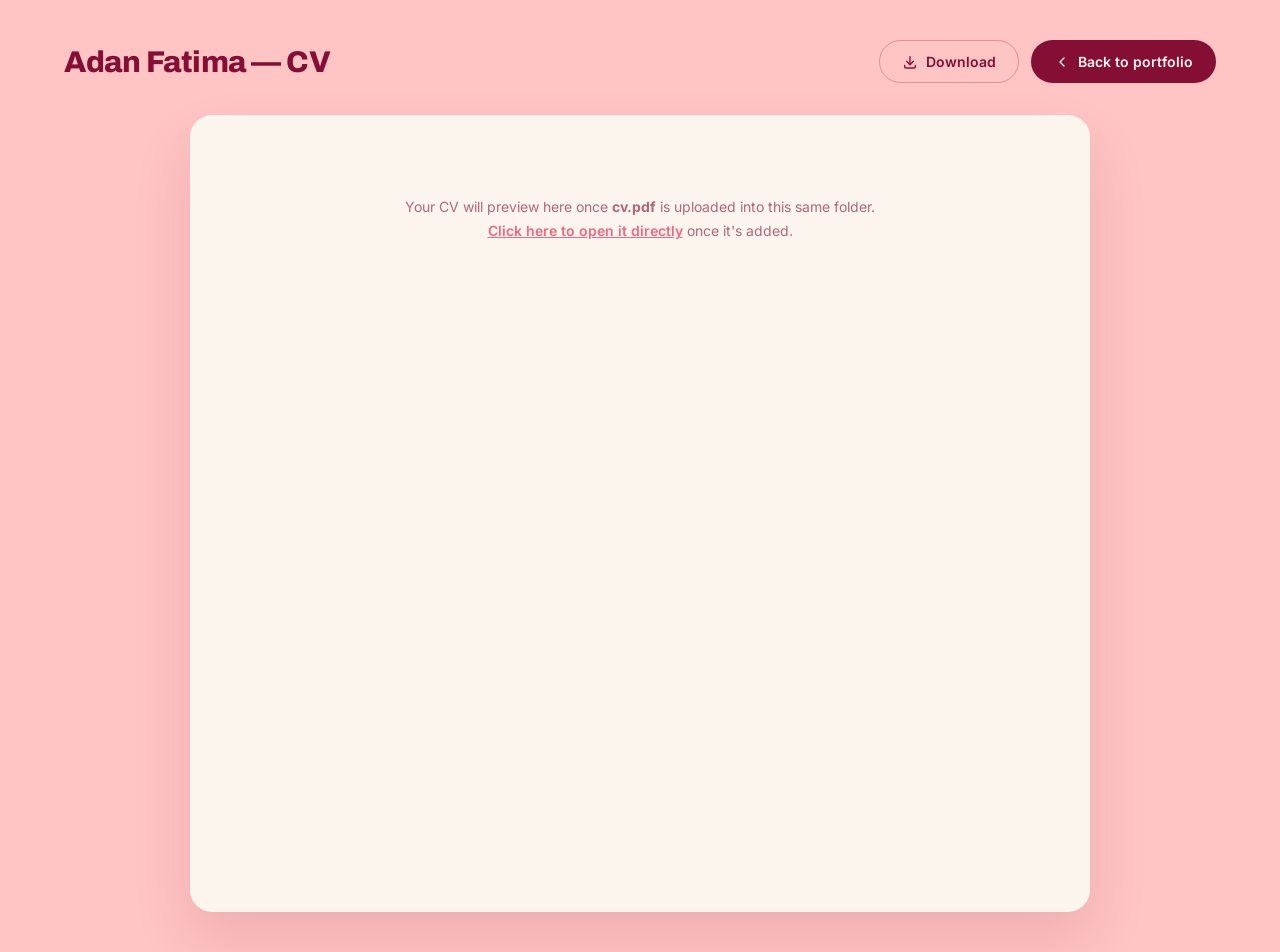
<file: cv.html>
<!DOCTYPE html>
<html lang="en">
<head>
<meta charset="UTF-8">
<meta name="viewport" content="width=device-width, initial-scale=1.0">
<title>Adan Fatima | CV</title>
<link rel="preconnect" href="https://fonts.googleapis.com">
<link rel="preconnect" href="https://fonts.gstatic.com" crossorigin>
<link href="https://fonts.googleapis.com/css2?family=Archivo:wght@500;700;800;900&family=Inter:wght@400;500;600;700&display=swap" rel="stylesheet">
<style>
  :root {
    --bg: #FFC4C4;
    --surface: #FCF5EE;
    --ink: #850E35;
    --ink-soft: rgba(133,14,53,0.62);
    --white: #FCF5EE;
    --black: #850E35;
    --orange: #EE6983;
    --line-strong: rgba(133,14,53,0.28);
    --display: 'Archivo', sans-serif;
    --body: 'Inter', sans-serif;
  }
  * { margin: 0; padding: 0; box-sizing: border-box; }
  body {
    background: var(--bg); color: var(--ink); font-family: var(--body);
    min-height: 100vh; padding: 2.5rem clamp(1.25rem, 5vw, 4rem);
  }
  a { text-decoration: none; color: inherit; }

  .topbar { display: flex; align-items: center; justify-content: space-between; margin-bottom: 2rem; flex-wrap: wrap; gap: 1rem; }
  .page-title { font-family: var(--display); font-weight: 800; font-size: clamp(22px, 3vw, 30px); letter-spacing: -0.5px; }
  .actions { display: flex; gap: 12px; flex-wrap: wrap; }

  .btn-pill {
    display: inline-flex; align-items: center; gap: 8px;
    font-family: var(--body); font-weight: 600; font-size: 14px;
    padding: 12px 22px; border-radius: 100px; cursor: pointer;
    transition: transform 0.3s cubic-bezier(0.16,1,0.3,1), box-shadow 0.3s, border-color 0.3s, color 0.3s;
    border: 1px solid transparent;
  }
  .btn-pill svg { width: 16px; height: 16px; }

  .back-btn { background: var(--black); color: var(--white); }
  .back-btn:hover { transform: translateY(-2px); box-shadow: 0 12px 28px rgba(133,14,53,0.25); }

  .download-btn { background: transparent; color: var(--ink); border-color: var(--line-strong); }
  .download-btn:hover { transform: translateY(-2px); border-color: var(--orange); color: var(--orange); }

  .cv-frame-wrap {
    background: var(--surface);
    border-radius: 22px;
    padding: 1rem;
    max-width: 900px;
    margin: 0 auto;
    box-shadow: 0 30px 60px rgba(133,14,53,0.12);
  }
  .cv-frame { width: 100%; height: 85vh; border: none; border-radius: 14px; display: block; }

  .fallback { text-align: center; padding: 4rem 1rem; color: var(--ink-soft); font-size: 14px; line-height: 1.7; }
  .fallback a { color: var(--orange); font-weight: 600; text-decoration: underline; }

  @media (max-width: 640px) { .cv-frame { height: 70vh; } }
</style>
</head>
<body>

  <div class="topbar">
    <h1 class="page-title">Adan Fatima — CV</h1>
    <div class="actions">
      <a class="btn-pill download-btn" href="cv.pdf" download>
        <svg viewBox="0 0 24 24" fill="none" stroke="currentColor" stroke-width="2" stroke-linecap="round" stroke-linejoin="round"><path d="M4 17v2a2 2 0 0 0 2 2h12a2 2 0 0 0 2 -2v-2"/><path d="M7 11l5 5l5 -5"/><path d="M12 4v12"/></svg>
        Download
      </a>
      <a class="btn-pill back-btn" href="index.html">
        <svg viewBox="0 0 24 24" fill="none" stroke="currentColor" stroke-width="2" stroke-linecap="round" stroke-linejoin="round"><path d="M15 6l-6 6l6 6"/></svg>
        Back to portfolio
      </a>
    </div>
  </div>

  <div class="cv-frame-wrap">
    <object data="Adan's Resume.pdf" type="application/pdf" class="cv-frame">
      <div class="fallback">
        Your CV will preview here once <strong>cv.pdf</strong> is uploaded into this same folder.<br>
        <a href="Adan's Resume.pdf">Click here to open it directly</a> once it's added.
      </div>
    </object>
  </div>

</body>
</html>
</file>
